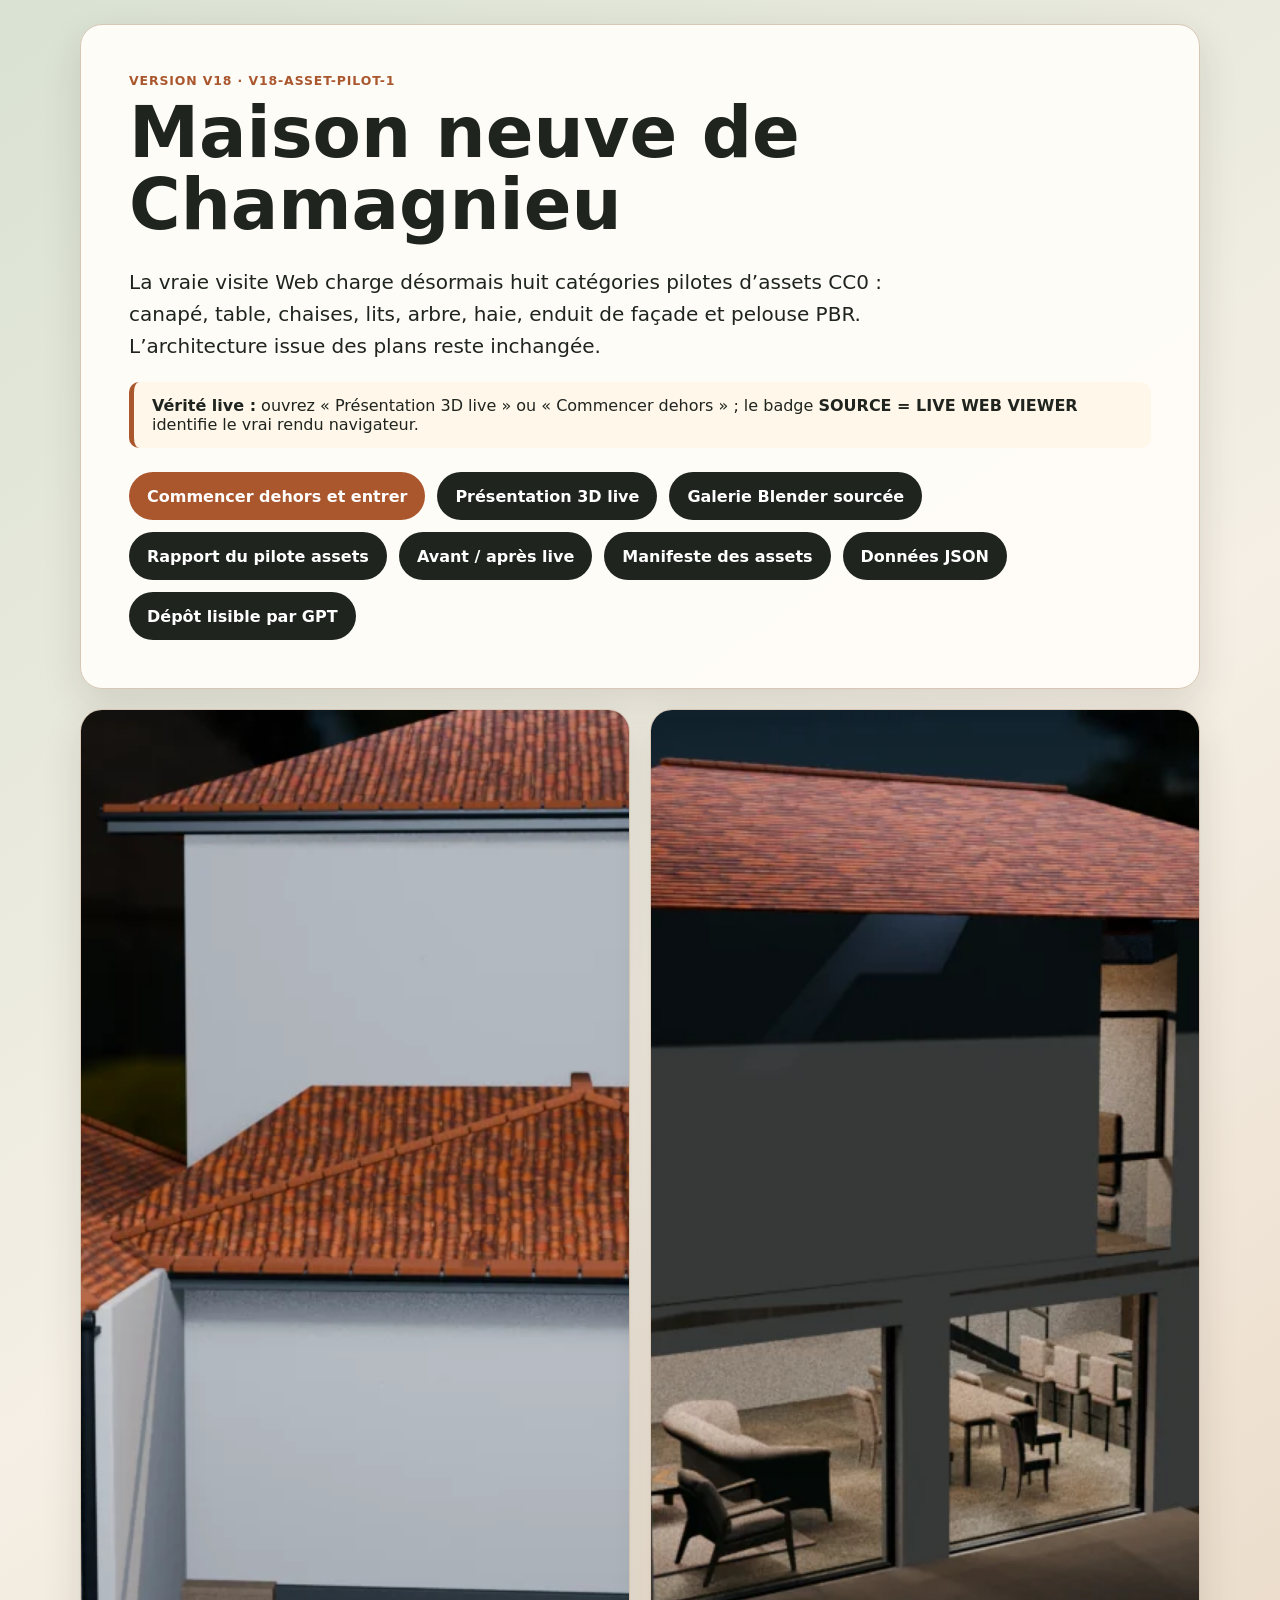
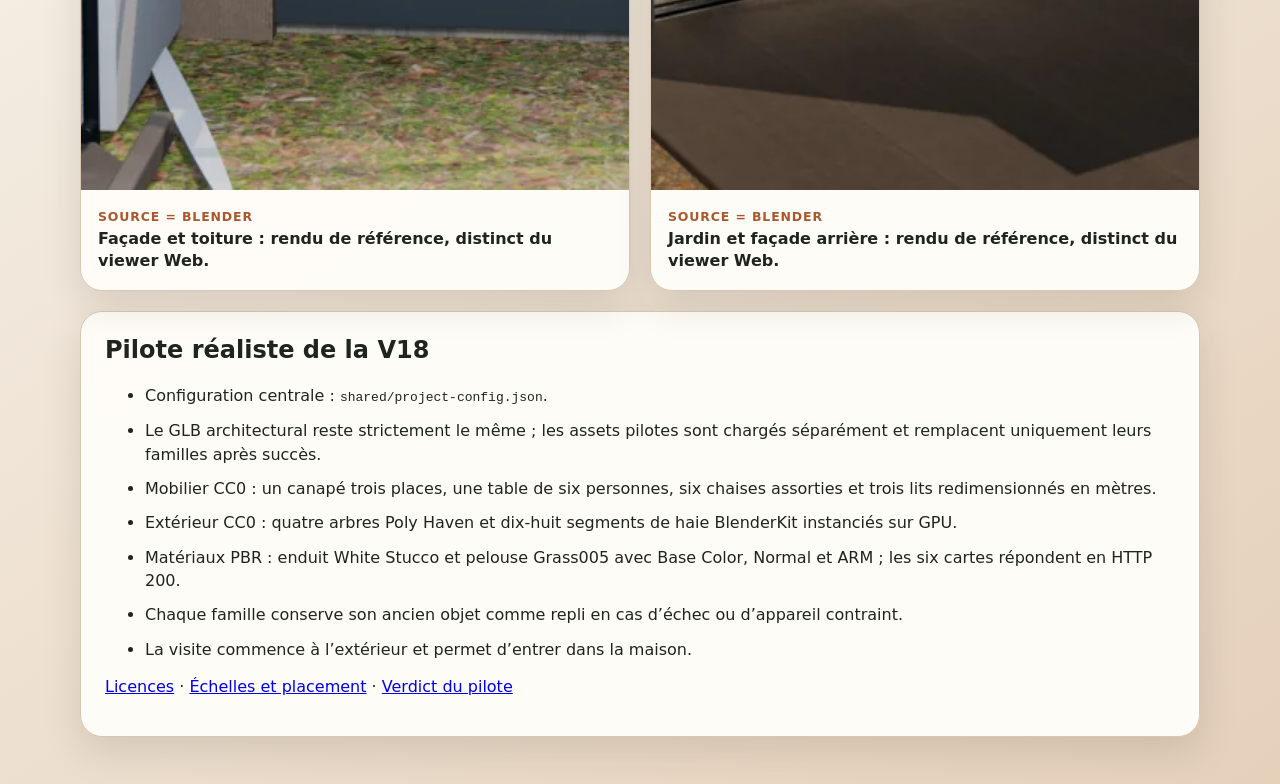
<file: index.html>
<!doctype html>
<html lang="fr" data-project-config="./shared/project-config.json">
<head>
<meta charset="utf-8"><meta name="viewport" content="width=device-width,initial-scale=1,viewport-fit=cover">
<title>Maison de Chamagnieu V18 — source Web vérifiée</title><link rel="icon" href="./favicon.ico">
<meta name="description" content="Maison de Chamagnieu V18 : page publique, sources des images explicites et visite Web synchronisée sur un GLB V18 unique.">
<link rel="canonical" href="https://ramanaru.github.io/chamagnieu/"><meta property="og:type" content="website"><meta property="og:title" content="Maison de Chamagnieu V18"><meta property="og:description" content="Page publique stable avec sources distinctes et visite Web V18 vérifiée."><meta property="og:image" content="https://ramanaru.github.io/chamagnieu/images/v18-facade-roof-ground.webp"><meta property="og:url" content="https://ramanaru.github.io/chamagnieu/">
<script type="application/ld+json">{"@context":"https://schema.org","@type":"House","name":"Maison neuve de Chamagnieu — logement 6","description":"Maison V18, visite Web synchronisée et galerie Blender clairement identifiée.","url":"https://ramanaru.github.io/chamagnieu/","image":["https://ramanaru.github.io/chamagnieu/images/v18-facade-roof-ground.webp","https://ramanaru.github.io/chamagnieu/images/v18-jardin-textures.webp"],"subjectOf":{"@type":"3DModel","name":"Chamagnieu V18 WEB REALISM UPGRADED","encodingFormat":"model/gltf-binary","contentUrl":"https://raw.githubusercontent.com/ramanaru/chamagnieu/main/shared/Chamagnieu_V18_WEB_REALISM_UPGRADED.glb"}}</script>
<style>
:root{--ink:#1f241f;--paper:#f5efe5;--card:#fffdf8;--accent:#aa572e;--line:#d7c7b4}*{box-sizing:border-box}body{margin:0;font-family:Inter,system-ui,-apple-system,"Segoe UI",sans-serif;color:var(--ink);background:linear-gradient(145deg,#d9e2d3,var(--paper) 44%,#e5d0ba)}main{width:min(1120px,calc(100% - 28px));margin:24px auto 48px}header,.card{background:rgba(255,253,248,.97);border:1px solid var(--line);border-radius:22px;box-shadow:0 14px 38px rgba(48,38,25,.13)}header{padding:clamp(22px,5vw,48px)}.eyebrow,.source{margin:0 0 10px;color:var(--accent);font-weight:850;letter-spacing:.07em;text-transform:uppercase;font-size:.78rem}h1{margin:.1em 0 .35em;font-size:clamp(2rem,5.5vw,4.5rem);line-height:1.02}.lead{max-width:820px;font-size:clamp(1rem,2vw,1.25rem);line-height:1.6}nav{display:flex;flex-wrap:wrap;gap:12px;margin-top:24px}a.button{display:inline-flex;min-height:48px;align-items:center;justify-content:center;padding:12px 18px;border-radius:999px;background:var(--ink);color:#fff;text-decoration:none;font-weight:750}a.primary{background:var(--accent)}.grid{display:grid;grid-template-columns:repeat(2,minmax(0,1fr));gap:20px;margin-top:20px}figure{margin:0;overflow:hidden}figure img{display:block;width:100%;aspect-ratio:4/3;object-fit:cover;background:#ddd}figcaption{padding:15px 17px 18px;font-weight:700;line-height:1.4}.details{margin-top:20px;padding:24px}.details h2{margin-top:0}.details li{margin:.7em 0;line-height:1.45}.notice{border-left:5px solid var(--accent);padding:14px 18px;background:#fff7e9;border-radius:10px;margin-top:18px}@media(max-width:740px){main{width:min(100% - 18px,1120px);margin-top:9px}.grid{grid-template-columns:1fr}header,.card{border-radius:16px}nav a{width:100%}}
</style></head>
<body><main><header><p class="eyebrow">Version <span data-project-version>V18</span> · <span data-project-release>V18-ASSET-PILOT-1</span></p><h1>Maison neuve de Chamagnieu</h1><p class="lead">La vraie visite Web charge désormais huit catégories pilotes d’assets CC0 : canapé, table, chaises, lits, arbre, haie, enduit de façade et pelouse PBR. L’architecture issue des plans reste inchangée.</p><p class="notice"><strong>Vérité live :</strong> ouvrez « Présentation 3D live » ou « Commencer dehors » ; le badge <strong>SOURCE = LIVE WEB VIEWER</strong> identifie le vrai rendu navigateur.</p><nav aria-label="Accès à la maison"><a class="button primary" href="./visite/?release=v18-asset-pilot-1">Commencer dehors et entrer</a><a class="button" href="./presentation/?release=v18-asset-pilot-1">Présentation 3D live</a><a class="button" href="./rapide/?release=v18-asset-pilot-1">Galerie Blender sourcée</a><a class="button" href="./validation/ASSET_REALISM_INTEGRATION_REPORT.md">Rapport du pilote assets</a><a class="button" href="./validation/asset_pilot_screenshots/comparisons/01-facade-before-after.png">Avant / après live</a><a class="button" href="./assets_external/ASSET_MANIFEST.json">Manifeste des assets</a><a class="button" href="./house.json">Données JSON</a><a class="button" href="https://github.com/ramanaru/chamagnieu">Dépôt lisible par GPT</a></nav></header>
<section class="grid" aria-label="Images de présentation Blender"><figure class="card"><img src="./images/v18-facade-roof-ground.webp" alt="Rendu Blender de la façade, toiture et sols extérieurs" width="1440" height="1080"><figcaption><span class="source">SOURCE = BLENDER</span><br>Façade et toiture : rendu de référence, distinct du viewer Web.</figcaption></figure><figure class="card"><img src="./images/v18-jardin-textures.webp" alt="Rendu Blender du jardin et de la façade arrière" width="1440" height="1080"><figcaption><span class="source">SOURCE = BLENDER</span><br>Jardin et façade arrière : rendu de référence, distinct du viewer Web.</figcaption></figure></section>
<section class="card details"><h2>Pilote réaliste de la <span data-project-version>V18</span></h2><ul><li>Configuration centrale : <code>shared/project-config.json</code>.</li><li>Le GLB architectural reste strictement le même ; les assets pilotes sont chargés séparément et remplacent uniquement leurs familles après succès.</li><li>Mobilier CC0 : un canapé trois places, une table de six personnes, six chaises assorties et trois lits redimensionnés en mètres.</li><li>Extérieur CC0 : quatre arbres Poly Haven et dix-huit segments de haie BlenderKit instanciés sur GPU.</li><li>Matériaux PBR : enduit White Stucco et pelouse Grass005 avec Base Color, Normal et ARM ; les six cartes répondent en HTTP 200.</li><li>Chaque famille conserve son ancien objet comme repli en cas d’échec ou d’appareil contraint.</li><li>La visite commence à l’extérieur et permet d’entrer dans la maison.</li></ul><p><a href="./assets_external/ASSET_LICENSES.md">Licences</a> · <a href="./analysis/asset_scale_validation.md">Échelles et placement</a> · <a href="./validation/ASSET_REALISM_INTEGRATION_REPORT.md">Verdict du pilote</a></p></section></main><script type="module" src="./shared/page-version.js?release=v18-asset-pilot-1"></script></body></html>
</file>
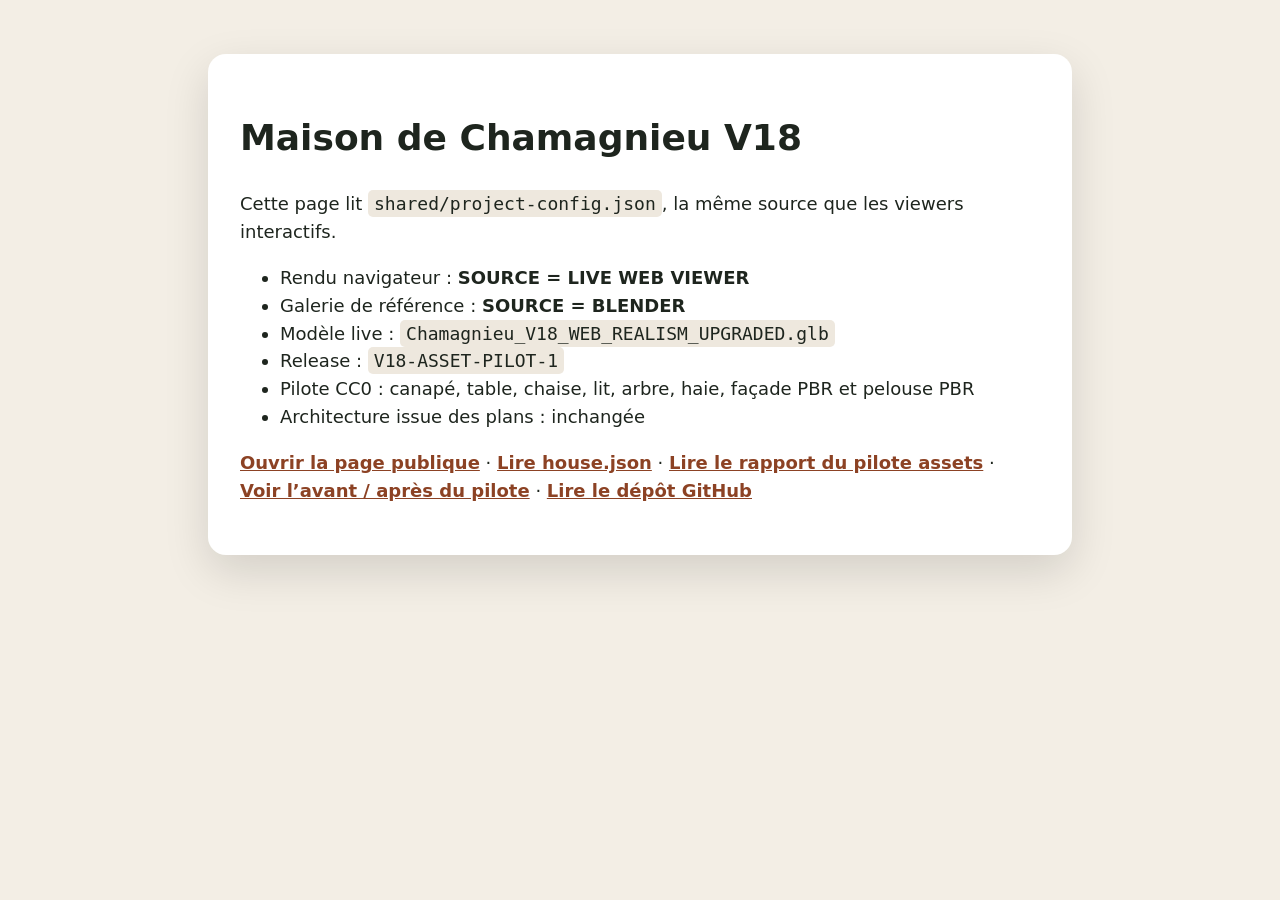
<file: gpt/index.html>
<!doctype html><html lang="fr" data-project-config="../shared/project-config.json"><head><meta charset="utf-8"><meta name="viewport" content="width=device-width,initial-scale=1"><title>Maison de Chamagnieu V18 — accès GPT</title><link rel="icon" href="../favicon.ico"><link rel="canonical" href="https://ramanaru.github.io/chamagnieu/gpt/"><style>body{font:18px/1.55 system-ui;margin:0;background:#f3eee5;color:#1e251e}.card{max-width:800px;margin:6vh auto;padding:32px;background:white;border-radius:18px;box-shadow:0 16px 45px #0002}a{color:#8c4224;font-weight:750}code{background:#eee8de;padding:3px 6px;border-radius:5px}</style></head><body><main class="card"><h1>Maison de Chamagnieu <span data-project-version>V18</span></h1><p>Cette page lit <code>shared/project-config.json</code>, la même source que les viewers interactifs.</p><ul><li>Rendu navigateur : <strong>SOURCE = LIVE WEB VIEWER</strong></li><li>Galerie de référence : <strong>SOURCE = BLENDER</strong></li><li>Modèle live : <code>Chamagnieu_V18_WEB_REALISM_UPGRADED.glb</code></li><li>Release : <code>V18-ASSET-PILOT-1</code></li><li>Pilote CC0 : canapé, table, chaise, lit, arbre, haie, façade PBR et pelouse PBR</li><li>Architecture issue des plans : inchangée</li></ul><p><a href="../?release=v18-asset-pilot-1">Ouvrir la page publique</a> · <a href="../house.json">Lire house.json</a> · <a href="../validation/ASSET_REALISM_INTEGRATION_REPORT.md">Lire le rapport du pilote assets</a> · <a href="../validation/asset_pilot_screenshots/comparisons/01-facade-before-after.png">Voir l’avant / après du pilote</a> · <a href="https://github.com/ramanaru/chamagnieu">Lire le dépôt GitHub</a></p></main><script type="module" src="../shared/page-version.js?release=v18-asset-pilot-1"></script></body></html>
</file>
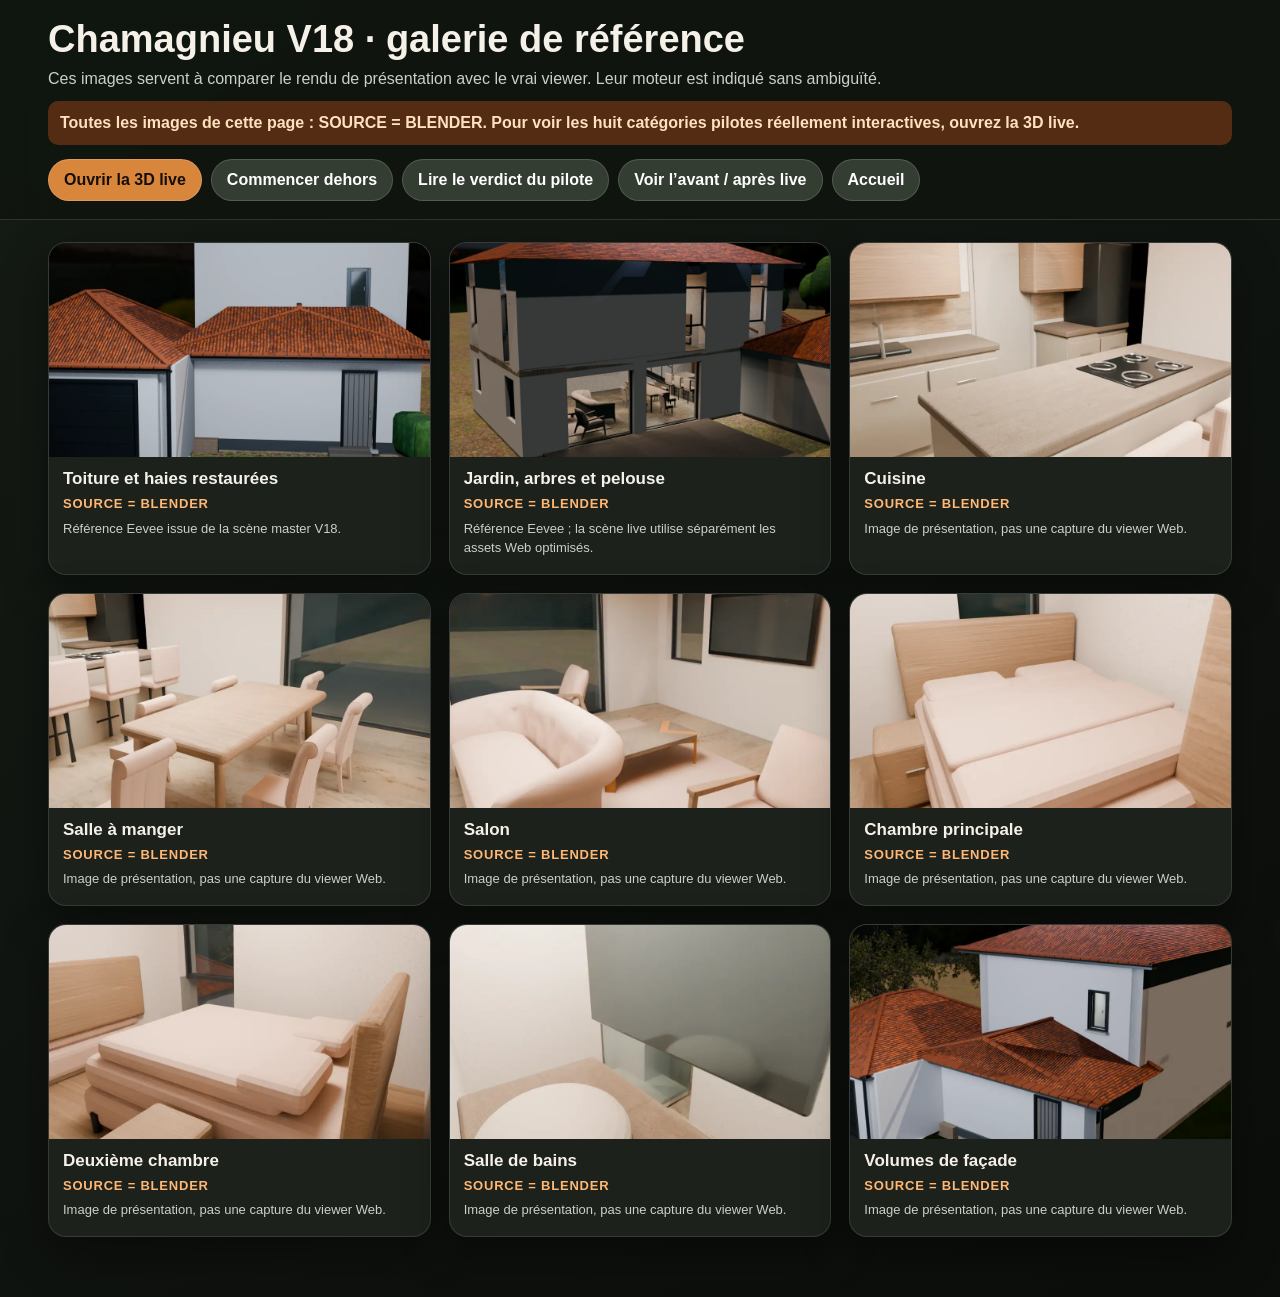
<file: rapide/index.html>
<!doctype html>
<html lang="fr" data-project-config="../shared/project-config.json"><head><meta charset="utf-8"><meta name="viewport" content="width=device-width,initial-scale=1,viewport-fit=cover"><title>Chamagnieu V18 — Galerie Blender sourcée</title><link rel="icon" href="../favicon.ico"><style>
:root{color-scheme:dark;font-family:Inter,Segoe UI,Arial,sans-serif;background:#10130f;color:#f6f1e8}*{box-sizing:border-box}body{margin:0;background:linear-gradient(145deg,#151b15,#0b0d0b);min-height:100vh}header{position:sticky;top:0;z-index:3;padding:18px clamp(16px,4vw,48px);background:#101510ec;backdrop-filter:blur(14px);border-bottom:1px solid #ffffff20}h1{font-size:clamp(22px,4vw,38px);margin:0 0 6px}p{color:#cbd1c5;margin:0;line-height:1.5}.warning{margin-top:10px;padding:10px 12px;background:#542b13;border-radius:10px;color:#ffe1bf;font-weight:700}.nav{display:flex;flex-wrap:wrap;gap:9px;margin-top:14px}.nav a{color:#fff;background:#343d32;text-decoration:none;padding:11px 15px;border:1px solid #ffffff28;border-radius:999px;font-weight:700}.nav a:first-child{background:#d9863d;color:#160e07}.grid{display:grid;grid-template-columns:repeat(auto-fit,minmax(min(100%,340px),1fr));gap:18px;padding:22px clamp(14px,4vw,48px) 60px}.card{overflow:hidden;border-radius:18px;background:#1c211c;border:1px solid #ffffff1e;box-shadow:0 18px 45px #0006}.card img{display:block;width:100%;aspect-ratio:16/9;object-fit:cover;background:#283028}.card h2{font-size:17px;margin:12px 14px 5px}.card p{font-size:13px;padding:0 14px 16px}.source{display:inline-block;color:#ffb774;font-weight:900;letter-spacing:.06em;margin-bottom:5px}@media(max-width:620px){header{padding:14px}.grid{padding:14px}.nav a{flex:1;text-align:center;min-width:130px}.card{border-radius:14px}}
</style></head><body><header><h1>Chamagnieu <span data-project-version>V18</span> · galerie de référence</h1><p>Ces images servent à comparer le rendu de présentation avec le vrai viewer. Leur moteur est indiqué sans ambiguïté.</p><p class="warning">Toutes les images de cette page : SOURCE = BLENDER. Pour voir les huit catégories pilotes réellement interactives, ouvrez la 3D live.</p><nav class="nav"><a href="../presentation/?release=v18-asset-pilot-1">Ouvrir la 3D live</a><a href="../visite/?release=v18-asset-pilot-1">Commencer dehors</a><a href="../validation/ASSET_REALISM_INTEGRATION_REPORT.md">Lire le verdict du pilote</a><a href="../validation/asset_pilot_screenshots/comparisons/02-hedges-before-after.png">Voir l’avant / après live</a><a href="../">Accueil</a></nav></header><main class="grid">
<article class="card"><img src="../shared/gallery/v18-facade-roof-ground.webp?release=v18-asset-pilot-1" alt="Rendu Blender façade V18" loading="eager"><h2>Toiture et haies restaurées</h2><p><span class="source">SOURCE = BLENDER</span><br>Référence Eevee issue de la scène master V18.</p></article>
<article class="card"><img src="../shared/gallery/v18-jardin-textures.webp?release=v18-asset-pilot-1" alt="Rendu Blender jardin V18" loading="eager"><h2>Jardin, arbres et pelouse</h2><p><span class="source">SOURCE = BLENDER</span><br>Référence Eevee ; la scène live utilise séparément les assets Web optimisés.</p></article>
<article class="card"><img src="../shared/gallery/cuisine.webp?release=v18-asset-pilot-1" alt="Rendu Blender cuisine" loading="lazy"><h2>Cuisine</h2><p><span class="source">SOURCE = BLENDER</span><br>Image de présentation, pas une capture du viewer Web.</p></article>
<article class="card"><img src="../shared/gallery/salle-a-manger.webp?release=v18-asset-pilot-1" alt="Rendu Blender salle à manger" loading="lazy"><h2>Salle à manger</h2><p><span class="source">SOURCE = BLENDER</span><br>Image de présentation, pas une capture du viewer Web.</p></article>
<article class="card"><img src="../shared/gallery/salon.webp?release=v18-asset-pilot-1" alt="Rendu Blender salon" loading="lazy"><h2>Salon</h2><p><span class="source">SOURCE = BLENDER</span><br>Image de présentation, pas une capture du viewer Web.</p></article>
<article class="card"><img src="../shared/gallery/chambre.webp?release=v18-asset-pilot-1" alt="Rendu Blender chambre" loading="lazy"><h2>Chambre principale</h2><p><span class="source">SOURCE = BLENDER</span><br>Image de présentation, pas une capture du viewer Web.</p></article>
<article class="card"><img src="../shared/gallery/chambre-2.webp?release=v18-asset-pilot-1" alt="Rendu Blender deuxième chambre" loading="lazy"><h2>Deuxième chambre</h2><p><span class="source">SOURCE = BLENDER</span><br>Image de présentation, pas une capture du viewer Web.</p></article>
<article class="card"><img src="../shared/gallery/sdb.webp?release=v18-asset-pilot-1" alt="Rendu Blender salle de bains" loading="lazy"><h2>Salle de bains</h2><p><span class="source">SOURCE = BLENDER</span><br>Image de présentation, pas une capture du viewer Web.</p></article>
<article class="card"><img src="../shared/gallery/facade.webp?release=v18-asset-pilot-1" alt="Rendu Blender volumes de façade" loading="lazy"><h2>Volumes de façade</h2><p><span class="source">SOURCE = BLENDER</span><br>Image de présentation, pas une capture du viewer Web.</p></article>
</main><script type="module" src="../shared/page-version.js?release=v18-asset-pilot-1"></script></body></html>
</file>
